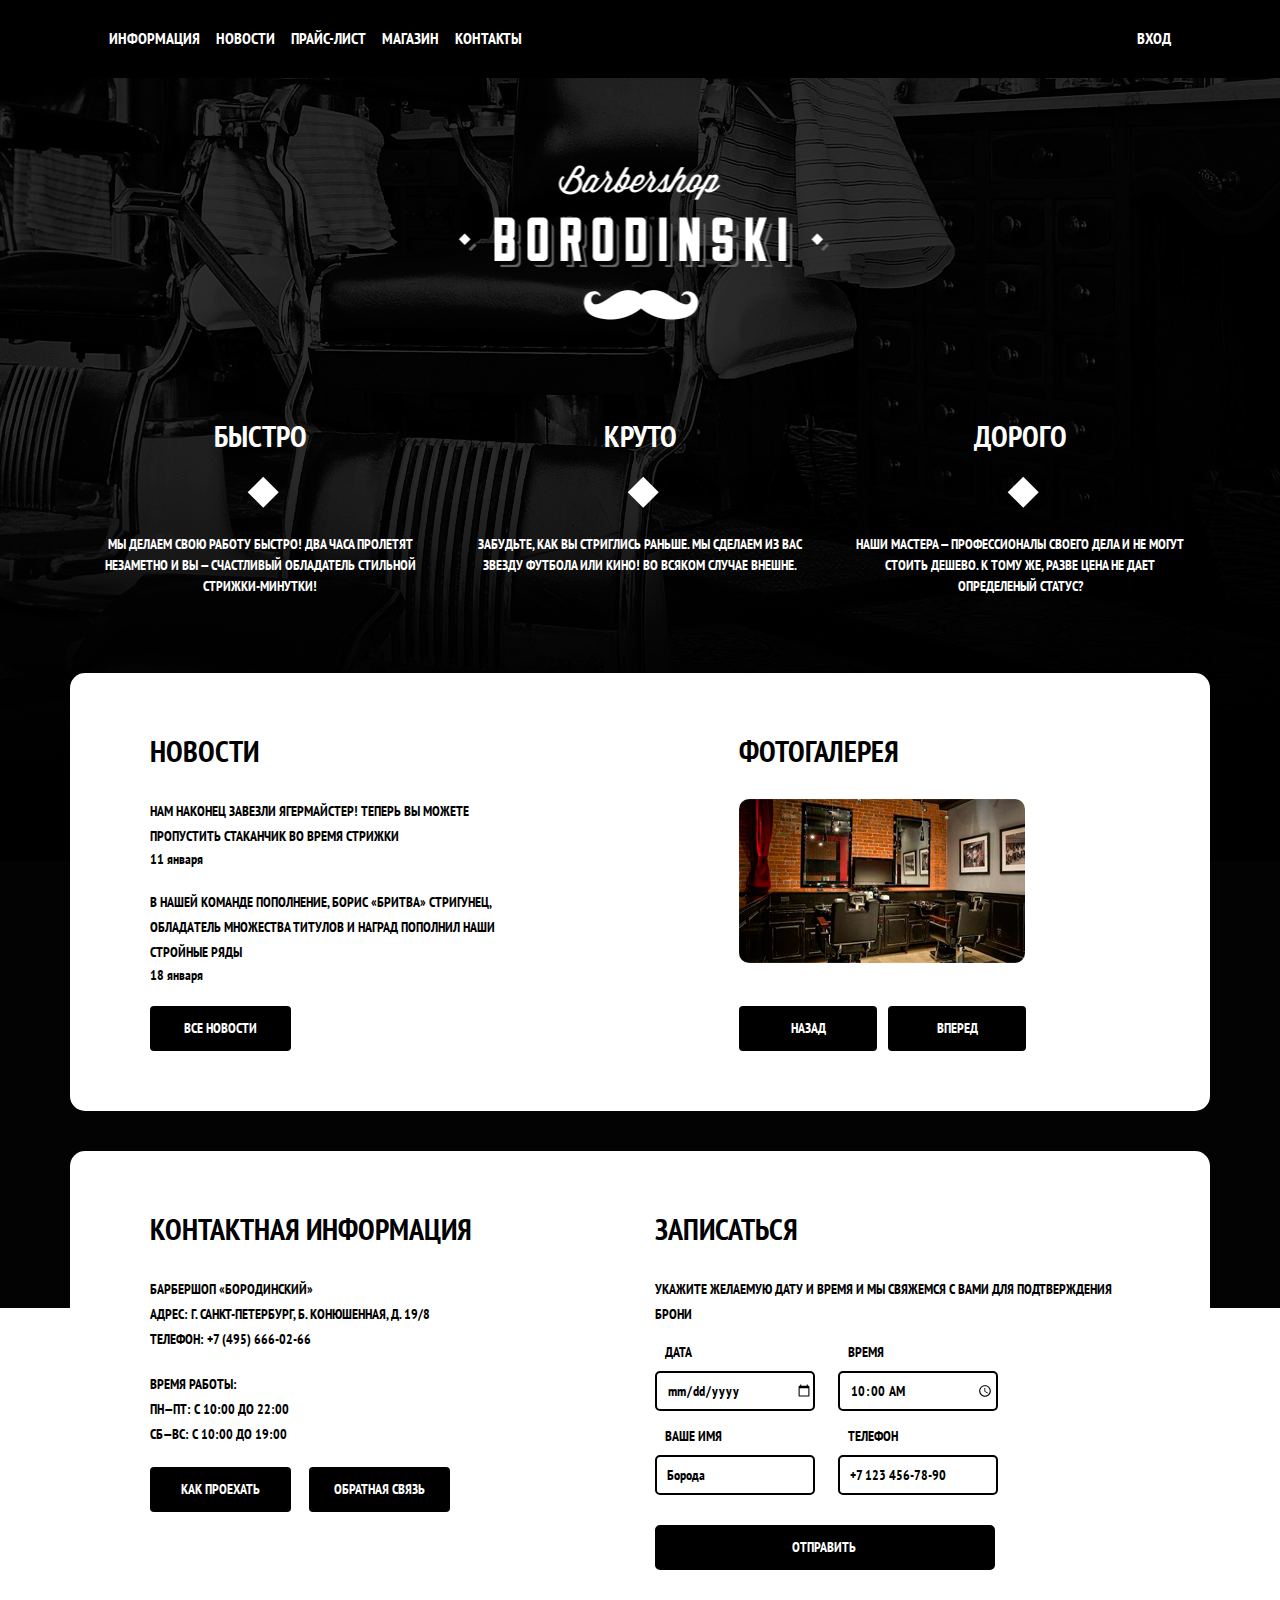
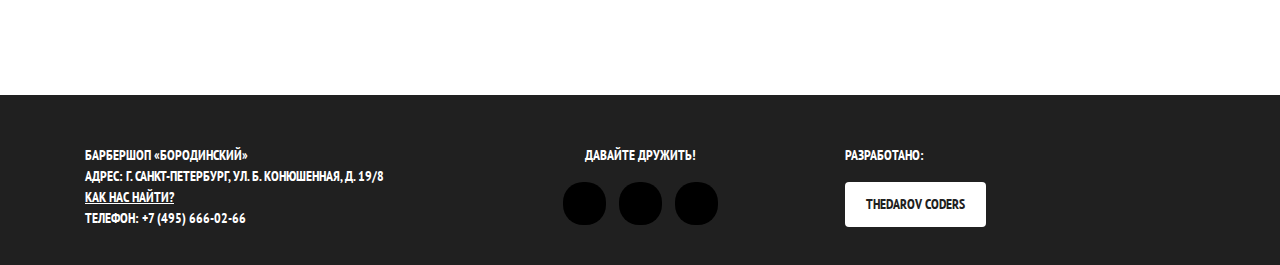
<file: index.html>
<!DOCTYPE html>
<html lang="en">

<head>
	<meta charset="utf-8">
	<meta name="viewport" content="width=device-width, initial-scale=1, shrink-to-fit=no">
	<!-- Fav Icon -->
	<!-- ==================================================================================== -->
	<!-- ==================================================================================== -->
	<link rel="apple-touch-icon" sizes="180x180" href="./img/Favicon/apple-touch-icon.png">
	<link rel="icon" type="image/png" sizes="32x32" href="./img/Favicon/favicon-32x32.png">
	<link rel="icon" type="image/png" sizes="16x16" href="./img/Favicon/favicon-16x16.png">
	<link rel="manifest" href="./img/Favicon/site.webmanifest">
	<link rel="mask-icon" href="./img/Favicon/safari-pinned-tab.svg" color="#333333">
	<meta name="msapplication-TileColor" content="#f1f1f1">
	<meta name="msapplication-TileImage" content="/mstile-144x144.png">
	<meta name="theme-color" content="#ffffff">
	<!-- ==================================================================================== -->
	<!-- ==================================================================================== -->
	<!-- CSS files and link -->
	<!-- ==================================================================================== -->
	<!-- ==================================================================================== -->
	<link rel="preconnect" href="https://fonts.gstatic.com">
	<link href="https://fonts.googleapis.com/css2?family=PT+Sans+Narrow:wght@400;700&display=swap" rel="stylesheet">
	<link rel="stylesheet" href="https://use.fontawesome.com/releases/v5.7.0/css/all.css"
		integrity="sha384-lZN37f5QGtY3VHgisS14W3ExzMWZxybE1SJSEsQp9S+oqd12jhcu+A56Ebc1zFSJ" crossorigin="anonymous">
	<link rel="stylesheet" href="./bootstrap/css/bootstrap.min.css">
	<link rel="stylesheet" href="./css/normalize.css">
	<link rel="stylesheet" href="./css/style.css">
	<!-- ==================================================================================== -->
	<!-- ==================================================================================== -->
	<title>Barber shop</title>
</head>

<body>
	<!-- =================================== Button Scroll To Top =============================== -->
	<!-- ======================================================================================== -->
	<button class="scroll-to-top"></button>
	<!-- ========================================= Main Header ================================== -->
	<!-- ======================================================================================== -->
	<header class="main-header">
		<div class="container">
			<div class="row">
				<div class="col-lg-10">
					<nav class="navbar navbar-expand-lg">
						<button class="navbar-toggler" type="button" data-toggle="collapse"
							data-target="#navbarSupportedContent" aria-controls="navbarSupportedContent"
							aria-expanded="false" aria-label="Toggle navigation">
							<img src="./img/Header/menu-img.png" alt="menu-img">
						</button>
						<div class="collapse navbar-collapse" id="navbarSupportedContent">
							<ul class="navbar-nav mr-auto">
								<li class="nav-item"><a href="#" class="nav-link">ИНФОРМАЦИЯ</a></li>
								<li class="nav-item"><a href="#" class="nav-link">НОВОСТИ</a></li>
								<li class="nav-item"><a href="#" class="nav-link">ПРАЙС-ЛИСТ</a></li>
								<li class="nav-item"><a href="#" class="nav-link">МАГАЗИН</a></li>
								<li class="nav-item"><a href="#" class="nav-link">КОНТАКТЫ</a></li>
							</ul>
						</div>
					</nav>
				</div>
				<div class="col-lg-2">
					<nav class="navbar navbar-expand-lg">
						<div class="collapse navbar-collapse" id="navbarSupportedContent">
							<ul class="navbar-nav ml-auto">
								<li class="nav-item"><a href="./form.html" class="nav-link">Вход</a></li>
							</ul>
						</div>
					</nav>
				</div>
			</div>
		</div>
	</header>
	<!-- ========================================= Main ========================================= -->
	<!-- ======================================================================================== -->
	<main>
		<!-- ========================================= Main Section ================================= -->
		<!-- ======================================================================================== -->
		<section class="main-section text-center">
			<div class="container">
				<div class="row">
					<div class="col-md-12">
						<a href="./index.html">
							<img src="./img/Main-Section/Logo-site.png" alt="Logo">
						</a>
					</div>
				</div>
				<div class="row">
					<div class="col-md-4">
						<h3>БЫСТРО</h3>
						<div class="kub-rub"></div>
						<p>МЫ ДЕЛАЕМ СВОЮ РАБОТУ БЫСТРО! ДВА ЧАСА ПРОЛЕТЯТ НЕЗАМЕТНО И ВЫ — СЧАСТЛИВЫЙ ОБЛАДАТЕЛЬ
							СТИЛЬНОЙ СТРИЖКИ-МИНУТКИ!</p>
					</div>
					<div class="col-md-4">
						<h3>КРУТО</h3>
						<div class="kub-rub"></div>
						<p>ЗАБУДЬТЕ, КАК ВЫ СТРИГЛИСЬ РАНЬШЕ. МЫ СДЕЛАЕМ ИЗ ВАС ЗВЕЗДУ ФУТБОЛА ИЛИ КИНО! ВО ВСЯКОМ
							СЛУЧАЕ ВНЕШНЕ.</p>
					</div>
					<div class="col-md-4">
						<h3>ДОРОГО</h3>
						<div class="kub-rub"></div>
						<p>НАШИ МАСТЕРА — ПРОФЕССИОНАЛЫ СВОЕГО ДЕЛА И НЕ МОГУТ СТОИТЬ ДЕШЕВО. К ТОМУ ЖЕ, РАЗВЕ ЦЕНА НЕ
							ДАЕТ ОПРЕДЕЛЕНЫЙ СТАТУС?</p>
					</div>
				</div>
			</div>
		</section>
		<!-- ========================================= Photo Section ================================ -->
		<!-- ======================================================================================== -->
		<!-- ! Ichidagi komentga qara! -->
		<section class="photo-section">
			<div class="container">
				<div class="row">
					<div class="col-lg-5">
						<article class="photo-article">
							<h3>НОВОСТИ</h3>
							<p>НАМ НАКОНЕЦ ЗАВЕЗЛИ ЯГЕРМАЙСТЕР! ТЕПЕРЬ ВЫ МОЖЕТЕ ПРОПУСТИТЬ СТАКАНЧИК ВО ВРЕМЯ СТРИЖКИ
							<div class="date">11 января</div>
							</p>
							<p>В НАШЕЙ КОМАНДЕ ПОПОЛНЕНИЕ, БОРИС «БРИТВА» СТРИГУНЕЦ, ОБЛАДAТЕЛЬ МНОЖЕСТВА ТИТУЛОВ И
								НАГРАД ПОПОЛНИЛ НАШИ СТРОЙНЫЕ РЯДЫ
							<div class="date">18 января</div>
							</p>
							<button class="btn btn-black">ВСЕ НОВОСТИ</button>
						</article>
					</div>
					<div class="col-md-2 d-none d-lg-block text-center">
						<div class="border-stick">
							<!-- ! bu hali bitmaga rasmga qarab before riga css bilan tayoqcha qilish kere rasmga qara eeeeeeeeeeeeeeeeeeeeee -->
						</div>
					</div>
					<div class="col-lg-5">
						<article class="photo-article">
							<h3>ФОТОГАЛЕРЕЯ</h3>
							<img src="./img/Photo-Section/photo-cabinet.png" alt="Photo">
							<button class="btn btn-black btn-small">НАЗАД</button>
							<button class="btn btn-black btn-small">ВПЕРЕД</button>
						</article>
					</div>
				</div>
			</div>
		</section>
		<!-- ========================================= Contact Section ============================== -->
		<!-- ======================================================================================== -->
		<!-- ! Ichidagi komentga qara! -->
		<section class="contact-section">
			<div class="container">
				<div class="row">
					<div class="col-lg-5">
						<h3>КОНТАКТНАЯ ИНФОРМАЦИЯ</h3>
						<p>
							БАРБЕРШОП «БОРОДИНСКИЙ»
							<br>
							АДРЕС: Г. САНКТ-ПЕТЕРБУРГ, Б. КОНЮШЕННАЯ, Д. 19/8
							<br>
							ТЕЛЕФОН: +7 (495) 666-02-66
						</p>
						<p>
							ВРЕМЯ РАБОТЫ:<br>
							ПН—ПТ: С 10:00 ДО 22:00<br>
							СБ—ВС: С 10:00 ДО 19:00
						</p>
						<button class="btn btn-black">КАК ПРОЕХАТЬ</button>
						<button class="btn btn-black btn-big">ОБРАТНАЯ СВЯЗЬ</button>
					</div>
					<div class="col-md-1 d-none d-lg-block text-center">
						<div class="border-stick">
							<!-- ! bu hali bitmaga rasmga qarab before riga css bilan tayoqcha qilish kere rasmga qara eeeeeeeeeeeeeeeeeeeeee -->
						</div>
					</div>
					<div class="col-lg-6">
						<h3>ЗАПИСАТЬСЯ</h3>
						<p class="m-0">УКАЖИТЕ ЖЕЛАЕМУЮ ДАТУ И ВРЕМЯ И МЫ СВЯЖЕМСЯ С ВАМИ ДЛЯ ПОДТВЕРЖДЕНИЯ БРОНИ</p>
						<form action="./index.html" method="GET">
							<div class="first-in">
								<label for="date">ДАТА</label>
								<input type="date" id="date" name="Date" placeholder="08.10.2017" value="08.10.2017"
									required>
							</div>
							<div class="first-in">
								<label for="time">ВРЕМЯ</label>
								<input type="time" id="time" name="Time" placeholder="10:00" value="10:00" required>
							</div><br>
							<div class="second-in">
								<label for="name">ВАШЕ ИМЯ</label>
								<input type="text" id="name" name="Name" placeholder="Борода" required>
							</div>
							<div class="second-in">
								<label for="tel">ТЕЛЕФОН</label>
								<input type="tel" id="tel" name="Telefon number" placeholder="+7 123 456-78-90"
									required>
							</div><br>
							<input class="btn btn-black btn-black-big" type="submit" value="ОТПРАВИТЬ">
						</form>
					</div>
				</div>
			</div>
		</section>
	</main>
	<!-- ========================================= Footer ======================================= -->
	<!-- ======================================================================================== -->
	<footer class="footer">
		<div class="container">
			<div class="row">
				<div class="col-lg-4">
					<div class="location">
						<p>
							БАРБЕРШОП «БОРОДИНСКИЙ»
							<br>
							АДРЕС: Г. САНКТ-ПЕТЕРБУРГ, УЛ. Б. КОНЮШЕННАЯ, Д. 19/8
							<br>
							<a href="#">КАК НАС НАЙТИ?</a>
							<br>
							ТЕЛЕФОН: +7 (495) 666-02-66
						</p>
					</div>
				</div>
				<div class="col-md-4 text-center">
					<p>ДАВАЙТЕ ДРУЖИТЬ!</p>
					<div class="social-networks">
						<a href="https://t.me/oxxspace">
							<i class="fab fa-telegram-plane"></i>
						</a>
						<a href="https://www.facebook.com/rinat.samandarov.5/">
							<i class="fab fa-facebook-f"></i>
						</a>
						<a href="https://instagram.com/thedarov_">
							<i class="fab fa-instagram"></i>
						</a>
					</div>
				</div>
				<div class="col-md-4 dis-cen-itm">
					<p>РАЗРАБОТАНО:</p>
					<button class="btn btn-black">theDarov coders</button>
				</div>
			</div>
		</div>
	</footer>

	<!-- jQuery and JS, Bootstrap JS files -->
	<!-- ==================================================================================== -->
	<!-- ==================================================================================== -->
	<script src="./js/jquery-3.6.0.min.js"></script>
	<script src="./bootstrap/js/bootstrap.bundle.min.js"></script>
	<script src="./js/popper.min.js"></script>
	<script src="./bootstrap/js/bootstrap.min.js"></script>
	<script src="./js/main.js"></script>
	<!-- ==================================================================================== -->
	<!-- ==================================================================================== -->
</body>

</html>
</file>
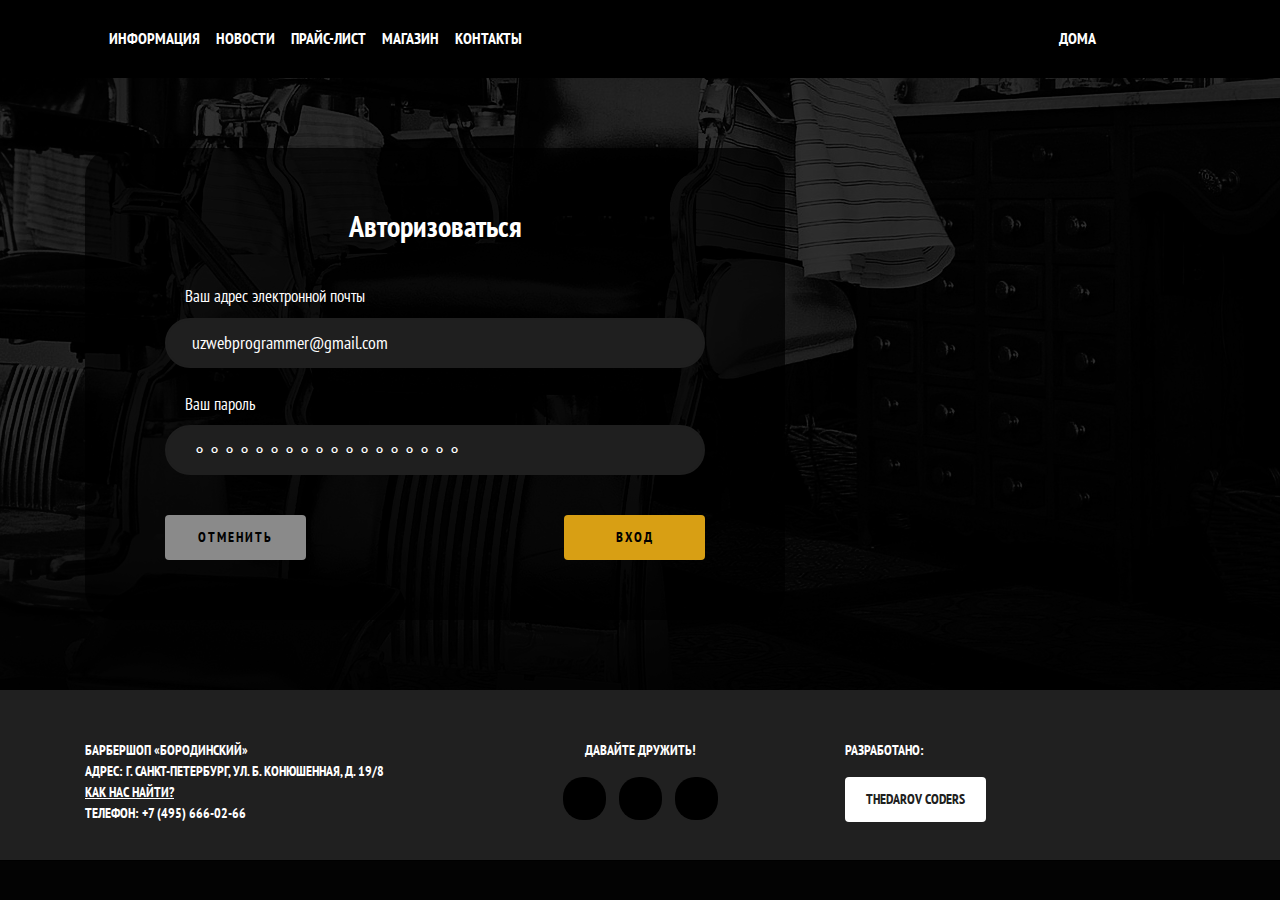
<file: form.html>
<!DOCTYPE html>
<html lang="en">

<head>
	<meta charset="utf-8">
	<meta name="viewport" content="width=device-width, initial-scale=1, shrink-to-fit=no">
	<!-- Fav Icon -->
	<!-- ==================================================================================== -->
	<!-- ==================================================================================== -->
	<link rel="apple-touch-icon" sizes="180x180" href="./img/Favicon/apple-touch-icon.png">
	<link rel="icon" type="image/png" sizes="32x32" href="./img/Favicon/favicon-32x32.png">
	<link rel="icon" type="image/png" sizes="16x16" href="./img/Favicon/favicon-16x16.png">
	<link rel="manifest" href="./img/Favicon/site.webmanifest">
	<link rel="mask-icon" href="./img/Favicon/safari-pinned-tab.svg" color="#333333">
	<meta name="msapplication-TileColor" content="#f1f1f1">
	<meta name="msapplication-TileImage" content="/mstile-144x144.png">
	<meta name="theme-color" content="#ffffff">
	<!-- ==================================================================================== -->
	<!-- ==================================================================================== -->
	<!-- CSS files and link -->
	<!-- ==================================================================================== -->
	<!-- ==================================================================================== -->
	<link rel="shortcut icon" href="./img/Header/barbershop-logo.png" type="image/x-icon">
	<link rel="preconnect" href="https://fonts.gstatic.com">
	<link href="https://fonts.googleapis.com/css2?family=PT+Sans+Narrow:wght@400;700&display=swap" rel="stylesheet">
	<link rel="stylesheet" href="https://use.fontawesome.com/releases/v5.7.0/css/all.css"
		integrity="sha384-lZN37f5QGtY3VHgisS14W3ExzMWZxybE1SJSEsQp9S+oqd12jhcu+A56Ebc1zFSJ" crossorigin="anonymous">
	<link rel="stylesheet" href="./bootstrap/css/bootstrap.min.css">
	<link rel="stylesheet" href="./css/normalize.css">
	<link rel="stylesheet" href="./css/style.css">
	<link rel="stylesheet" href="./css/form.css">
	<!-- ==================================================================================== -->
	<!-- ==================================================================================== -->
	<title>Вход</title>
</head>

<body>
	<!-- =================================== Button Scroll To Top =============================== -->
	<!-- ======================================================================================== -->
	<button class="scroll-to-top"></button>
	<!-- ========================================= Main Header ================================== -->
	<!-- ======================================================================================== -->
	<header class="main-header">
		<div class="container">
			<div class="row">
				<div class="col-lg-10">
					<nav class="navbar navbar-expand-lg">
						<button class="navbar-toggler" type="button" data-toggle="collapse" data-target="#navbarSupportedContent"
							aria-controls="navbarSupportedContent" aria-expanded="false" aria-label="Toggle navigation">
							<img src="./img/Header/menu-img.png" alt="menu-img">
						</button>
						<div class="collapse navbar-collapse" id="navbarSupportedContent">
							<ul class="navbar-nav mr-auto">
								<li class="nav-item"><a href="#" class="nav-link">ИНФОРМАЦИЯ</a></li>
								<li class="nav-item"><a href="#" class="nav-link">НОВОСТИ</a></li>
								<li class="nav-item"><a href="#" class="nav-link">ПРАЙС-ЛИСТ</a></li>
								<li class="nav-item"><a href="#" class="nav-link">МАГАЗИН</a></li>
								<li class="nav-item"><a href="#" class="nav-link">КОНТАКТЫ</a></li>
							</ul>
						</div>
					</nav>
				</div>
				<div class="col-lg-2">
					<nav class="navbar navbar-expand-lg">
						<div class="collapse navbar-collapse" id="navbarSupportedContent">
							<ul class="navbar-nav mr-auto">
								<li class="nav-item nav-top-bar"><a href="./index.html" class="nav-link">Дома</a></li>
							</ul>
						</div>
					</nav>
				</div>
			</div>
		</div>
	</header>
	<!-- ========================================= Main ========================================= -->
	<!-- ======================================================================================== -->
	<main>
		<section class="form-section">
			<div class="container">
				<div class="row">
					<div class="col-md-12">
						<form action="./index.html" method="GET">
							<h3>Авторизоваться</h3>
							<div class="forms-in">
								<label for="email">Ваш адрес электронной почты</label>
								<input type="email" name="email" id="email" class="mb-4" placeholder="uzwebprogrammer@gmail.com" required>
								<label for="password">Ваш пароль</label>
								<input type="password" name="password" id="password" placeholder="⚬⚬⚬⚬⚬⚬⚬⚬⚬⚬⚬⚬⚬⚬⚬⚬⚬⚬" required>
							</div>
							<input type="button" value="Отменить" class="btn btn-black">
							<input type="submit" value="Вход" class="btn btn-yellow">
						</form>
					</div>
				</div>
			</div>
		</section>
	</main>
	<!-- ========================================= Footer ======================================= -->
	<!-- ======================================================================================== -->
	<footer class="footer">
		<div class="container">
			<div class="row">
				<div class="col-md-4">
					<p>
						БАРБЕРШОП «БОРОДИНСКИЙ»
						<br>
						АДРЕС: Г. САНКТ-ПЕТЕРБУРГ, УЛ. Б. КОНЮШЕННАЯ, Д. 19/8
						<br>
						<a href="#">КАК НАС НАЙТИ?</a>
						<br>
						ТЕЛЕФОН: +7 (495) 666-02-66</p>
				</div>
				<div class="col-md-4 text-center">
					<p>ДАВАЙТЕ ДРУЖИТЬ!</p>
					<div class="social-networks">
						<a href="https://t.me/thedarovc_owner_Space">
							<i class="fab fa-telegram-plane"></i>
						</a>
						<a href="https://www.facebook.com/rinat.samandarov.5/">
							<i class="fab fa-facebook-f"></i>
						</a>
						<a href="https://instagram.com/marat_samandarov">
							<i class="fab fa-instagram"></i>
						</a>
					</div>
				</div>
				<div class="col-md-4">
					<p>РАЗРАБОТАНО:</p>
					<button class="btn btn-black">thedarov coders</button>
				</div>
			</div>
		</div>
	</footer>

	<!-- jQuery and JS, Bootstrap JS files -->
	<!-- ==================================================================================== -->
	<!-- ==================================================================================== -->
	<script src="./js/jquery-3.6.0.min.js"></script>
	<script src="./bootstrap/js/bootstrap.bundle.min.js"></script>
	<script src="./js/popper.min.js"></script>
	<script src="./bootstrap/js/bootstrap.min.js"></script>
	<script src="./js/main.js"></script>
	<!-- ==================================================================================== -->
	<!-- ==================================================================================== -->
</body>

</html>
</file>
<file: css/style.css>
/* =============================================== Main Header ======================================= */
/* =================================================================================================== */
.main-header{
	font-size: 16px;
	padding: 10px 0;
	background-color: #000;
}
.main-header .nav-item .nav-link{
	font-size: 16px;
	color: #fff;
}
.main-header .nav-item .nav-link::after{
	content: '';
	border: 1px solid #fff;
	display: block;
	transition: all 0.4s ease-in-out;
	transform: scale(0);
}
.main-header .nav-item .nav-link:hover::after{
	transform: scale(1);
}
/* =============================================== Main Section ====================================== */
/* =================================================================================================== */
.main-section{
	color: #fff;
	font-size: 14px;
	font-weight: bold;
	padding: 60px 0;
	position: relative;
}
.main-section img{
	padding-bottom: 70px;
	margin-left: 50%;
	transform: translateX(-50%);
}
.main-section h3{
	margin-bottom: 35px;
}
.main-section p{
	padding-top: 45px;
}
.main-section .kub-rub{
	width: 22px;
	height: 22px;
	background-color: #fff;
	transform: rotate(45deg) translateX(-50%);
	position: absolute;
	left: 50%;
}
/* =============================================== Photo Section ===================================== */
/* =================================================================================================== */
.photo-section{
	color: #000;
	font-size: 14px;
	font-weight: bold;
	margin-bottom: 40px;
}
.photo-section .container{
	background-color: #fff;
	padding: 60px 80px;
	border-radius: 15px;
}
.photo-section h3{
	margin-bottom: 30px;
}
.photo-section p{
	margin-bottom: 20px;
	line-height: 25px;
}
.photo-section .date{
	margin-top: -20px;
	text-transform: lowercase;
}
.btn{
	width: 141px;
	height: 45px;
	color: #fff;
	font-size: 14px;
	font-weight: bold;
}
.btn-black{
	background-color: #000;
	transition: all 0.4s ease-in-out;
}
.btn-black:hover{
	color: #000;
	border: 2px solid #000;
	background-color: #fff;
}
.btn-black.btn-small{
	width: 138px;
}
.btn-black.btn-small:last-child{
	margin-left: 8px;
}
.photo-section img{
	margin-bottom: 43px;
	border-radius: 10px;
}
/* =============================================== Contact Section =================================== */
/* =================================================================================================== */
.contact-section{
	color: #000;
	font-size: 14px;
	font-weight: bold;
	margin-bottom: 65px;
}
.contact-section .container{
	background-color: #fff;
	padding: 60px 80px;
	border-radius: 15px;
}
.contact-section h3{
	margin-bottom: 30px;
}
.contact-section p{
	margin-bottom: 20px;
	line-height: 25px;
}
.btn-big{
	margin-left: 15px;
}
.contact-section label{
	display: block;
	margin-left: 10px;
	margin-top: 15px;
}
.contact-section input{
	width: 160px;
	font-family: 'PT Sans Narrow', sans-serif;
	height: 40px;
	padding-left: 10px;
	border: 0;
	outline: 0;
	border: 2px #000 solid;
	margin-right: 20px;
	font-size: 14px;
	transition: all 0.4s ease-in-out;
	border-radius: 5px;
	text-transform: none;
}
.contact-section input:focus{
	background-color: #000;
	color: #fff;
	border-radius: 10px;
}
.contact-section input:focus::placeholder{
	color: #fff;
}
.contact-section input::placeholder{
	color: #000;
}
.contact-section .first-in{
	display: inline-block;
}
.contact-section .second-in{
	display: inline-block;
}
.btn.btn-black-big{
	width: 340px;
	height: 45px;
	margin-top: 30px;
}
/* =============================================== Footer ============================================ */
/* =================================================================================================== */
.footer{
	background-color: #202020;
	padding: 50px 25px 20px 25px;
}
.footer .btn-black{
	background-color: #fff;
	color: #202020;
}
.footer p a{
	color: #fff;
	text-decoration: underline;
}
.footer p a:hover{
	text-decoration: none;
}
.footer .btn-black:hover{
	background-color: #202020;
	color: #fff;
	border-color: #fff;
}
.footer .social-networks{
	font-weight: normal;
}
.footer .social-networks a{
	color: #fff;
	text-decoration: none;
	width: 43px;
	height: 43px;
	font-weight: normal;
	display: inline-flex;
	justify-content: center;
	align-items: center;
	background-color: #000;
	margin: 0 5px;
	border-radius: 20px;
	transition: all 0.4s ease-in-out;
}
.footer .social-networks a:hover{
	background-color: #fff;
}
.footer .social-networks a:hover i{
	color: #000;
}
.footer a i{
	font-size: 20px;
	font-weight: normal;
}
/* =============================================== Adaptive ========================================== */
/* =================================================================================================== */
@media screen and (max-width: 991px){
	.main-header{
		padding: 0;
	}
	.main-header .navbar .navbar-toggler{
		margin-top: 20px;
		margin-left: auto;
		margin: 20px -50px 0 auto;
	}
	.main-header .navbar .navbar-nav.mr-auto{
		text-align: center;
		padding-top: 50px;
	}
	.main-header .navbar .navbar-nav{
		text-align: center;
		padding-bottom: 10px;
	}
	.btn-black{
		margin-top: 5px;
		margin-bottom: 50px;
	}
	.photo-section .container,
	.contact-section .container{
		padding: 60px 80px 20px;
	}
	.footer{
		padding: 50px 0 0;
	}
	.location{
		margin-bottom: 60px;
		text-align: center;
	}
	.dis-cen-itm{
		text-align: center;
	}
	.nav-item.nav-top-bar{
		margin-top: -55px;
	}
}
@media screen and (max-width: 767px){
	.main-section p{
		margin-bottom: 60px;
	}
	.footer .social-networks{
		margin-bottom: 60px;
	}
}
@media screen and (max-width: 605px){
	.main-header .navbar .navbar-toggler{
		margin-top: 20px;
		margin-left: auto;
		margin: 20px 0 0 auto;
	}
	.main-section{
		padding: 30px 0;
	}
	.main-section h3{
		margin-bottom: 25px;
	}
	.main-section p{
		padding-top: 35px;
	}
}
@media screen and (max-width: 580px){
	.photo-section .container{
		padding: 50px 40px 10px;
	}
	.contact-section .container{
		padding: 50px 40px 10px;
	}
	.scroll-to-top{
		bottom: 40px;
		right: 20px;
		height: 45px;
		width: 45px;
	}
	.scroll-to-top::before{
		font-size: 24px;
	}
}
@media screen and (max-width: 442px){
	.btn.btn-black-big{
		width: 100%;
	}
	.contact-section .first-in,
	.contact-section .second-in{
		display: block;
	}
	.contact-section input{
		width: 100%;
	}
}
@media screen and (max-width: 379px){
	.btn-big{
		margin-left: 0;
	}
}
@media screen and (max-width: 373px){
	.photo-section .container{
		padding: 50px 30px 10px;
	}
	.contact-section .container{
		padding: 50px 30px 10px;
	}
}
@media screen and (max-width: 346px){
	.btn{
		width: 100%;
	}
	.btn-black.btn-small{
		width: 100%;
	}
	.btn-black.btn-small:last-child{
		margin-left: 0;
		margin-top: -28px;
	}
	.btn-big{
		margin-top: -28px;
	}
}
</file>
<file: css/form.css>
/* =============================================== Form Section ====================================== */
/* =================================================================================================== */
.form-section{
	padding: 70px 0;
	font-size: 16px;
	color: #fff;
}
.form-section h3{
	text-transform: capitalize;
	text-align: center;
	margin-bottom: 40px;
}
.form-section form{
	width: 700px;
	background-color: #000000b3;
	padding: 60px 80px;
	border-radius: 30px;
	position: relative;
}
.form-section label{
	display: block;
	text-transform: none;
	font-size: 17px;
	font-weight: 400;
	margin-left: 20px;
}
.form-section .forms-in input{
	width: 100%;
	height: 50px;
	font-size: 16px;
	font-weight: 400;
	background-color: #1F1F1F;
	border: none;
	border: 2px solid #1F1F1F;
	padding: 8px 25px;
	outline: none;
	border-radius: 30px;
	color: #fff;
	text-transform: none;
	transition: all 0.5s ease-in-out;
}
.form-section input::placeholder{
	font-size: 18px;
	color: #fff;
}
.form-section input:focus{
	border-color: #000;
}
.form-section .btn-black{
	background-color: #8a8a8a;
	color: #000;
	margin-top: 40px;
	letter-spacing: 2px;
}
.form-section .btn-black:hover{
	border: 2px #8a8a8a solid;
	background-color: transparent;
	color: #8a8a8a;
}
.form-section .btn-yellow{
	background-color: #D89F14;
	color: #000;
	margin-top: 40px;
	letter-spacing: 2px;
	transition: all 0.5s ease-in-out;
	position: absolute;
	right: 80px;
}
.form-section .btn-yellow:hover{
	border: 2px #D89F14 solid;
	background-color: transparent;
	color: #D89F14;
}
@media screen and (max-width: 790px){
	.form-section form{
		width: 100%;
	}
}
@media screen and (max-width: 570px){
	.form-section form{
		padding: 50px 40px 20px;
	}
	.form-section .btn-yellow{
		right: 40px;
	}
	.form-section .forms-in input{
		padding: 8px 13px;
	}
}
@media screen and (max-width: 430px){
	.form-section form{
		padding: 40px 15px 10px;
	}
	.form-section .btn-yellow{
		right: 15px;
	}
}
@media screen and (max-width: 358px){
	.form-section .btn-yellow{
		position: relative;
		width: 100%;
		right: 0;
		margin-top: -50px;
	}
	.form-section form{
		padding: 50px 15px 50px;
	}
	.form-section .btn-black{
		width: 100%;
	}
}
</file>
